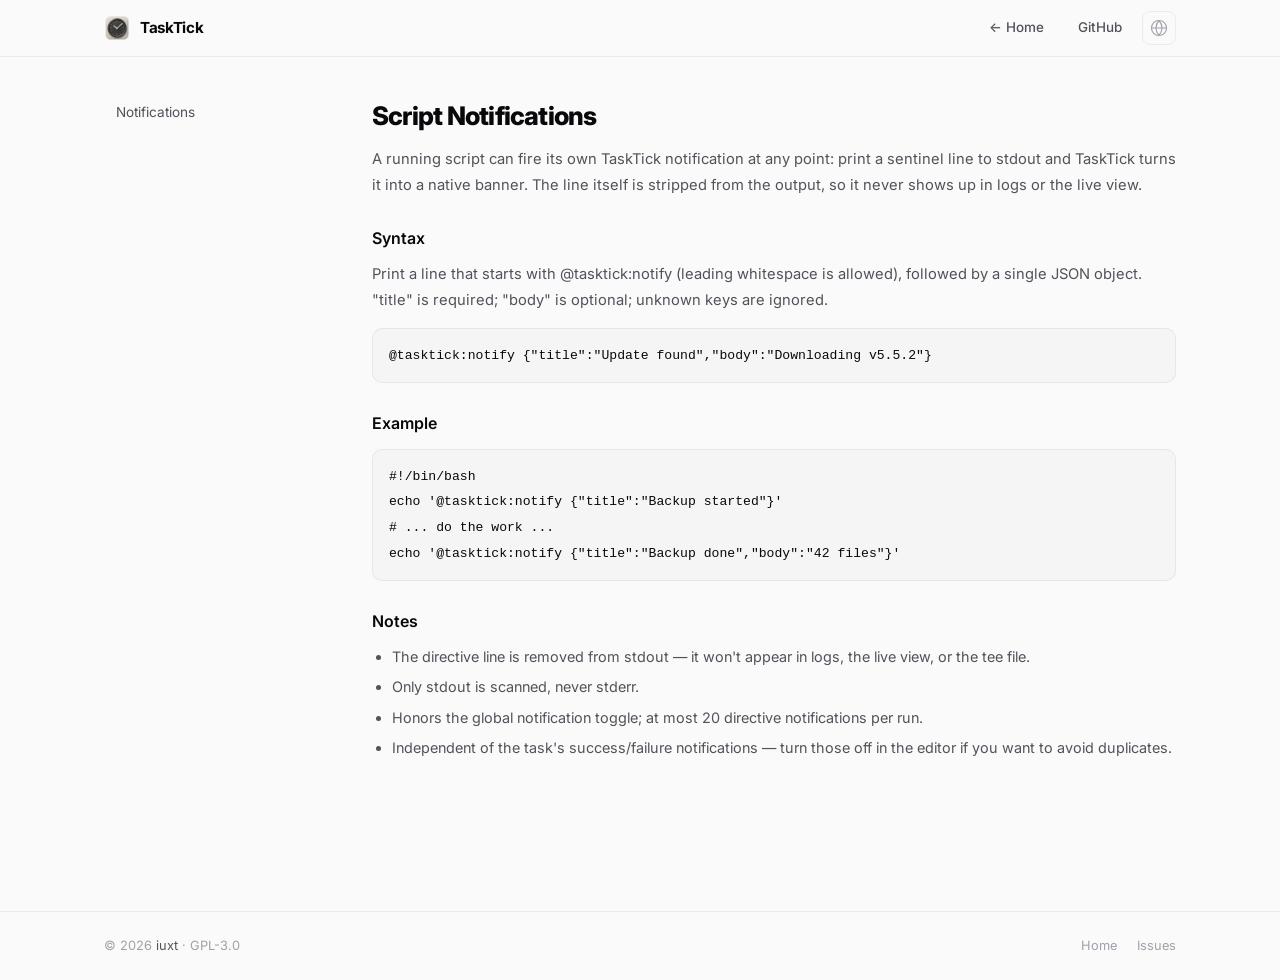
<file: docs/guide/index.html>
<!DOCTYPE html>
<html lang="en">
<head>
<meta charset="UTF-8">
<meta name="viewport" content="width=device-width, initial-scale=1.0">
<title>TaskTick — Docs</title>
<meta name="description" content="TaskTick documentation: script notifications.">
<link rel="icon" type="image/png" href="../icon.png">
<link rel="apple-touch-icon" href="../icon.png">
<link rel="preconnect" href="https://fonts.loli.net">
<link rel="preconnect" href="https://gstatic.loli.net" crossorigin>
<link href="https://fonts.loli.net/css2?family=Inter:wght@400;500;600;700;800&family=Noto+Sans+SC:wght@400;500;700&display=swap" rel="stylesheet">
<style>
*,*::before,*::after{margin:0;padding:0;box-sizing:border-box}
:root{
  --bg:#fafafa;
  --bg2:#ffffff;
  --surface:rgba(0,0,0,.02);
  --border:rgba(0,0,0,.06);
  --text:#09090b;
  --text2:#52525b;
  --text3:#a1a1aa;
  --accent:#2563eb;
  --accent2:#3b82f6;
  --teal:#14b8a6;
  --pink:#ec4899;
  --font:'Inter','Noto Sans SC',-apple-system,system-ui,sans-serif;
}
html{scroll-behavior:smooth;font-size:16px}
body{font-family:var(--font);background:var(--bg);color:var(--text);line-height:1.6;overflow-x:hidden;-webkit-font-smoothing:antialiased}
::selection{background:var(--accent);color:#fff}

/* ── Nav ── */
nav{position:fixed;top:0;left:0;right:0;z-index:100;backdrop-filter:blur(24px) saturate(1.4);-webkit-backdrop-filter:blur(24px) saturate(1.4);background:rgba(250,250,250,.75);border-bottom:1px solid var(--border)}
.nav-inner{max-width:1120px;margin:0 auto;padding:0 24px;display:flex;align-items:center;justify-content:space-between;height:56px}
.nav-brand{display:flex;align-items:center;gap:10px;font-weight:700;font-size:.95rem;letter-spacing:-.02em;text-decoration:none;color:var(--text)}
.nav-brand img{width:26px;height:26px;border-radius:6px}
.nav-right{display:flex;align-items:center;gap:6px}
.nav-right a{color:var(--text2);text-decoration:none;font-size:.84rem;font-weight:500;padding:6px 14px;border-radius:8px;transition:color .2s}
.nav-right a:hover{color:var(--text)}
.lang-wrap{position:relative}
.lang-btn{cursor:pointer;width:34px;height:34px;border:1px solid var(--border);border-radius:8px;background:transparent;display:flex;align-items:center;justify-content:center;color:var(--text3);transition:all .2s}
.lang-btn:hover,.lang-btn.active{border-color:var(--accent);color:var(--accent)}
.lang-btn svg{width:18px;height:18px}
.lang-menu{display:none;position:absolute;top:calc(100% + 8px);right:0;min-width:180px;background:var(--bg2);border:1px solid var(--border);border-radius:12px;box-shadow:0 12px 40px rgba(0,0,0,.12);padding:6px;z-index:200;animation:fadeUp .2s ease}
.lang-menu.show{display:block}
.lang-menu button{display:flex;align-items:center;gap:8px;width:100%;padding:8px 14px;border:none;background:transparent;color:var(--text2);font-size:.84rem;font-family:var(--font);border-radius:8px;cursor:pointer;transition:all .15s;text-align:left}
.lang-menu button:hover{background:var(--surface);color:var(--text)}
.lang-menu button.active{background:var(--accent);color:#fff}
.lang-menu button.active:hover{opacity:.9}
.nav-cta{background:var(--text)!important;color:var(--bg)!important;font-weight:600!important;border-radius:8px!important;padding:6px 16px!important}
.nav-cta:hover{opacity:.85!important}

/* ── Buttons ── */
.btn{display:inline-flex;align-items:center;gap:8px;padding:12px 28px;border-radius:10px;font-size:.9rem;font-weight:600;text-decoration:none;transition:all .2s;cursor:pointer;border:none;font-family:var(--font)}
.btn-primary{background:var(--text);color:var(--bg)}
.btn-primary:hover{opacity:.85;transform:translateY(-1px)}
.btn-ghost{background:transparent;color:var(--text2);border:1px solid var(--border)}
.btn-ghost:hover{border-color:var(--text2);color:var(--text);transform:translateY(-1px)}
.btn svg{width:16px;height:16px}

/* ── Container / Footer ── */
.container{max-width:1120px;margin:0 auto;padding:0 24px}
footer{border-top:1px solid var(--border);padding:24px 0}
footer .container{display:flex;align-items:center;justify-content:space-between;flex-wrap:wrap;gap:12px}
footer .left{font-size:.8rem;color:var(--text3)}
footer .left a{color:var(--text2);text-decoration:none}
footer .left a:hover{color:var(--text)}
footer .right{display:flex;gap:20px}
footer .right a{color:var(--text3);text-decoration:none;font-size:.8rem}
footer .right a:hover{color:var(--text)}

/* ── Animations ── */
@keyframes fadeUp{from{opacity:0;transform:translateY(20px)}to{opacity:1;transform:translateY(0)}}

/* ── Guide-specific ── */
.doc-wrap{max-width:1120px;margin:0 auto;padding:96px 24px 80px;display:grid;grid-template-columns:220px 1fr;gap:48px;align-items:start}
.toc{position:sticky;top:80px;display:flex;flex-direction:column;gap:4px}
.toc a{color:var(--text2);text-decoration:none;font-size:.85rem;padding:6px 12px;border-radius:8px;transition:all .15s}
.toc a:hover{color:var(--text);background:var(--surface)}
.doc-main{min-width:0}
.doc-section{padding-bottom:56px;border-bottom:1px solid var(--border);margin-bottom:56px}
.doc-section:last-child{border-bottom:none;margin-bottom:0}
.doc-section h2{font-size:1.6rem;font-weight:800;letter-spacing:-.03em;margin-bottom:10px;scroll-margin-top:80px}
.doc-section h3{font-size:1rem;font-weight:600;margin:28px 0 10px}
.doc-section p{color:var(--text2);font-size:.92rem;line-height:1.75;margin-bottom:14px}
.doc-table{width:100%;border-collapse:collapse;font-size:.84rem;margin:14px 0}
.doc-table th,.doc-table td{text-align:left;padding:9px 12px;border-bottom:1px solid var(--border);vertical-align:top}
.doc-table th{color:var(--text3);font-weight:600;text-transform:uppercase;font-size:.7rem;letter-spacing:.05em}
.doc-table td code{font-family:'SF Mono',Menlo,monospace;font-size:.82rem;color:var(--accent);white-space:nowrap}
pre{background:var(--surface);border:1px solid var(--border);border-radius:10px;padding:14px 16px;overflow-x:auto;margin:12px 0}
pre code{font-family:'SF Mono',Menlo,monospace;font-size:.82rem;color:var(--text);line-height:1.7;white-space:pre}
.doc-note{background:rgba(37,99,235,.05);border:1px solid rgba(37,99,235,.15);border-radius:10px;padding:14px 16px;font-size:.86rem;color:var(--text2)}
.doc-list{margin:10px 0 14px 20px;color:var(--text2);font-size:.9rem;line-height:1.7}
.doc-list li{margin-bottom:6px}

/* ── Responsive ── */
@media(max-width:768px){
  .nav-right a:not(.nav-cta):not(.lang-btn){display:none}
  .doc-wrap{grid-template-columns:1fr;gap:24px}
  .toc{position:static;flex-direction:row;flex-wrap:wrap}
  footer .container{flex-direction:column;text-align:center}
}

/* ── Dark mode ── */
@media(prefers-color-scheme:dark){
  :root{
    --bg:#0a0a0b;--bg2:#18181b;--surface:rgba(255,255,255,.04);
    --border:rgba(255,255,255,.08);
    --text:#f5f5f7;--text2:#a1a1aa;--text3:#52525b;
    --accent:#60a5fa;--accent2:#3b82f6;--teal:#2dd4bf;--pink:#f472b6;
  }
  nav{background:rgba(10,10,11,.8)}
  footer .left a{color:var(--text2)}
  .lang-menu{background:var(--bg2);box-shadow:0 12px 40px rgba(0,0,0,.4)}
}
</style>
</head>
<body>

<nav>
  <div class="nav-inner">
    <a href="../" class="nav-brand">
      <img src="../icon.png" alt="TaskTick">
      TaskTick
    </a>
    <div class="nav-right">
      <a href="../" data-i18n="g_back">← Home</a>
      <a href="https://github.com/iuxt/TaskTick">GitHub</a>
      <div class="lang-wrap">
        <button class="lang-btn" onclick="toggleLangMenu()" aria-label="Language">
          <svg viewBox="0 0 24 24" fill="none" stroke="currentColor" stroke-width="1.5" stroke-linecap="round" stroke-linejoin="round"><circle cx="12" cy="12" r="10"/><line x1="2" y1="12" x2="22" y2="12"/><path d="M12 2a15.3 15.3 0 014 10 15.3 15.3 0 01-4 10 15.3 15.3 0 01-4-10 15.3 15.3 0 014-10z"/></svg>
        </button>
        <div class="lang-menu" id="langMenu">
          <button onclick="setLang('zh-Hans')">简体中文</button>
          <button onclick="setLang('en')">English</button>
        </div>
      </div>
    </div>
  </div>
</nav>

<div class="doc-wrap">
  <aside class="toc">
    <a href="#notifications" data-i18n="toc_notifications">Notifications</a>
  </aside>
  <main class="doc-main">

    <section id="notifications" class="doc-section">
      <h2 data-i18n="notif_h">Script Notifications</h2>
      <p data-i18n="notif_intro">A running script can fire its own TaskTick notification at any point: print a sentinel line to stdout and TaskTick turns it into a native banner. The line itself is stripped from the output, so it never shows up in logs or the live view.</p>

      <h3 data-i18n="notif_syntax_h">Syntax</h3>
      <p data-i18n="notif_syntax_p">Print a line that starts with @tasktick:notify (leading whitespace is allowed), followed by a single JSON object. "title" is required; "body" is optional; unknown keys are ignored.</p>
      <pre><code>@tasktick:notify {"title":"Update found","body":"Downloading v5.5.2"}</code></pre>

      <h3 data-i18n="notif_example_h">Example</h3>
      <pre><code>#!/bin/bash
echo '@tasktick:notify {"title":"Backup started"}'
# ... do the work ...
echo '@tasktick:notify {"title":"Backup done","body":"42 files"}'</code></pre>

      <h3 data-i18n="notif_notes_h">Notes</h3>
      <ul class="doc-list">
        <li data-i18n="notif_note_strip">The directive line is removed from stdout — it won't appear in logs, the live view, or the tee file.</li>
        <li data-i18n="notif_note_stdout">Only stdout is scanned, never stderr.</li>
        <li data-i18n="notif_note_cap">Honors the global notification toggle; at most 20 directive notifications per run.</li>
        <li data-i18n="notif_note_independent">Independent of the task's success/failure notifications — turn those off in the editor if you want to avoid duplicates.</li>
      </ul>
    </section>

  </main>
</div>

<footer>
  <div class="container">
    <div class="left">&copy; 2026 <a href="https://github.com/iuxt">iuxt</a> &middot; GPL-3.0</div>
    <div class="right">
      <a href="../">Home</a>
      <a href="https://github.com/iuxt/TaskTick/issues">Issues</a>
    </div>
  </div>
</footer>

<script>
const T = {
  en: {
    g_back: '← Home',
    toc_notifications: 'Notifications',
    notif_h: 'Script Notifications',
    notif_intro: 'A running script can fire its own TaskTick notification at any point: print a sentinel line to stdout and TaskTick turns it into a native banner. The line itself is stripped from the output, so it never shows up in logs or the live view.',
    notif_syntax_h: 'Syntax',
    notif_syntax_p: 'Print a line that starts with @tasktick:notify (leading whitespace is allowed), followed by a single JSON object. "title" is required; "body" is optional; unknown keys are ignored.',
    notif_example_h: 'Example',
    notif_notes_h: 'Notes',
    notif_note_strip: "The directive line is removed from stdout — it won't appear in logs, the live view, or the tee file.",
    notif_note_stdout: 'Only stdout is scanned, never stderr.',
    notif_note_cap: 'Honors the global notification toggle; at most 20 directive notifications per run.',
    notif_note_independent: "Independent of the task's success/failure notifications — turn those off in the editor if you want to avoid duplicates.",
  },
  'zh-Hans': {
    g_back: '← 首页',
    toc_notifications: '脚本通知',
    notif_h: '脚本通知',
    notif_intro: '运行中的脚本可以在任意时刻发出自己的 TaskTick 通知：往 stdout 打印一行 sentinel，TaskTick 就把它变成一条原生横幅。这一行本身会从输出里剥离，不会出现在日志或实时输出中。',
    notif_syntax_h: '语法',
    notif_syntax_p: '打印一行以 @tasktick:notify 开头（允许前导空白），后跟一个 JSON 对象。"title" 必填；"body" 可选；未知键会被忽略。',
    notif_example_h: '示例',
    notif_notes_h: '说明',
    notif_note_strip: '指令行会从 stdout 移除——不会出现在日志、实时输出或 tee 文件里。',
    notif_note_stdout: '只扫描 stdout，从不扫描 stderr。',
    notif_note_cap: '遵循全局通知开关；每次运行最多 20 条指令通知。',
    notif_note_independent: '与任务的成功/失败通知相互独立——如果想避免重复，在编辑器里关掉那些。',
  },
};

// Render only — plain text via textContent, never writes localStorage.
function applyLang(lang){
  if(!T[lang]) lang='en';
  document.querySelectorAll('[data-i18n]').forEach(el=>{
    const key=el.getAttribute('data-i18n');
    if(T[lang][key]!==undefined) el.textContent=T[lang][key];
  });
  document.documentElement.lang = lang.startsWith('zh') ? lang.split('-')[0] : lang;
  document.querySelectorAll('#langMenu button').forEach(function(btn){
    btn.classList.toggle('active', btn.getAttribute('onclick').indexOf("'"+lang+"'")!==-1);
  });
}

// User-initiated switch → persist so the choice carries back to the site.
function setLang(lang){
  if(!T[lang]) lang='en';
  applyLang(lang);
  localStorage.setItem('tasktick-lang', lang);
  document.getElementById('langMenu').classList.remove('show');
  document.querySelector('.lang-btn').classList.remove('active');
}

(function initLang(){
  const saved = localStorage.getItem('tasktick-lang');
  // Supported saved language → render it.
  if(saved && T[saved]){ applyLang(saved); return; }
  // Saved but unsupported here (e.g. 'ja' from the marketing site): show EN
  // but DO NOT overwrite the user's site-wide choice.
  if(saved && !T[saved]){ applyLang('en'); return; }
  // First visit, nothing saved: detect, render, but don't persist yet.
  const nav = navigator.language || '';
  applyLang(/^zh.*(CN|SG|Hans)/i.test(nav) ? 'zh-Hans' : 'en');
})();

function toggleLangMenu() {
  var menu = document.getElementById('langMenu');
  var btn = document.querySelector('.lang-btn');
  var isOpen = menu.classList.contains('show');
  menu.classList.toggle('show');
  btn.classList.toggle('active');
  if (!isOpen) {
    setTimeout(function() {
      document.addEventListener('click', closeLangMenu, { once: true });
    }, 0);
  }
}
function closeLangMenu(e) {
  var wrap = document.querySelector('.lang-wrap');
  if (!wrap.contains(e.target)) {
    document.getElementById('langMenu').classList.remove('show');
    document.querySelector('.lang-btn').classList.remove('active');
  } else {
    document.addEventListener('click', closeLangMenu, { once: true });
  }
}
</script>
</body>
</html>
</file>
